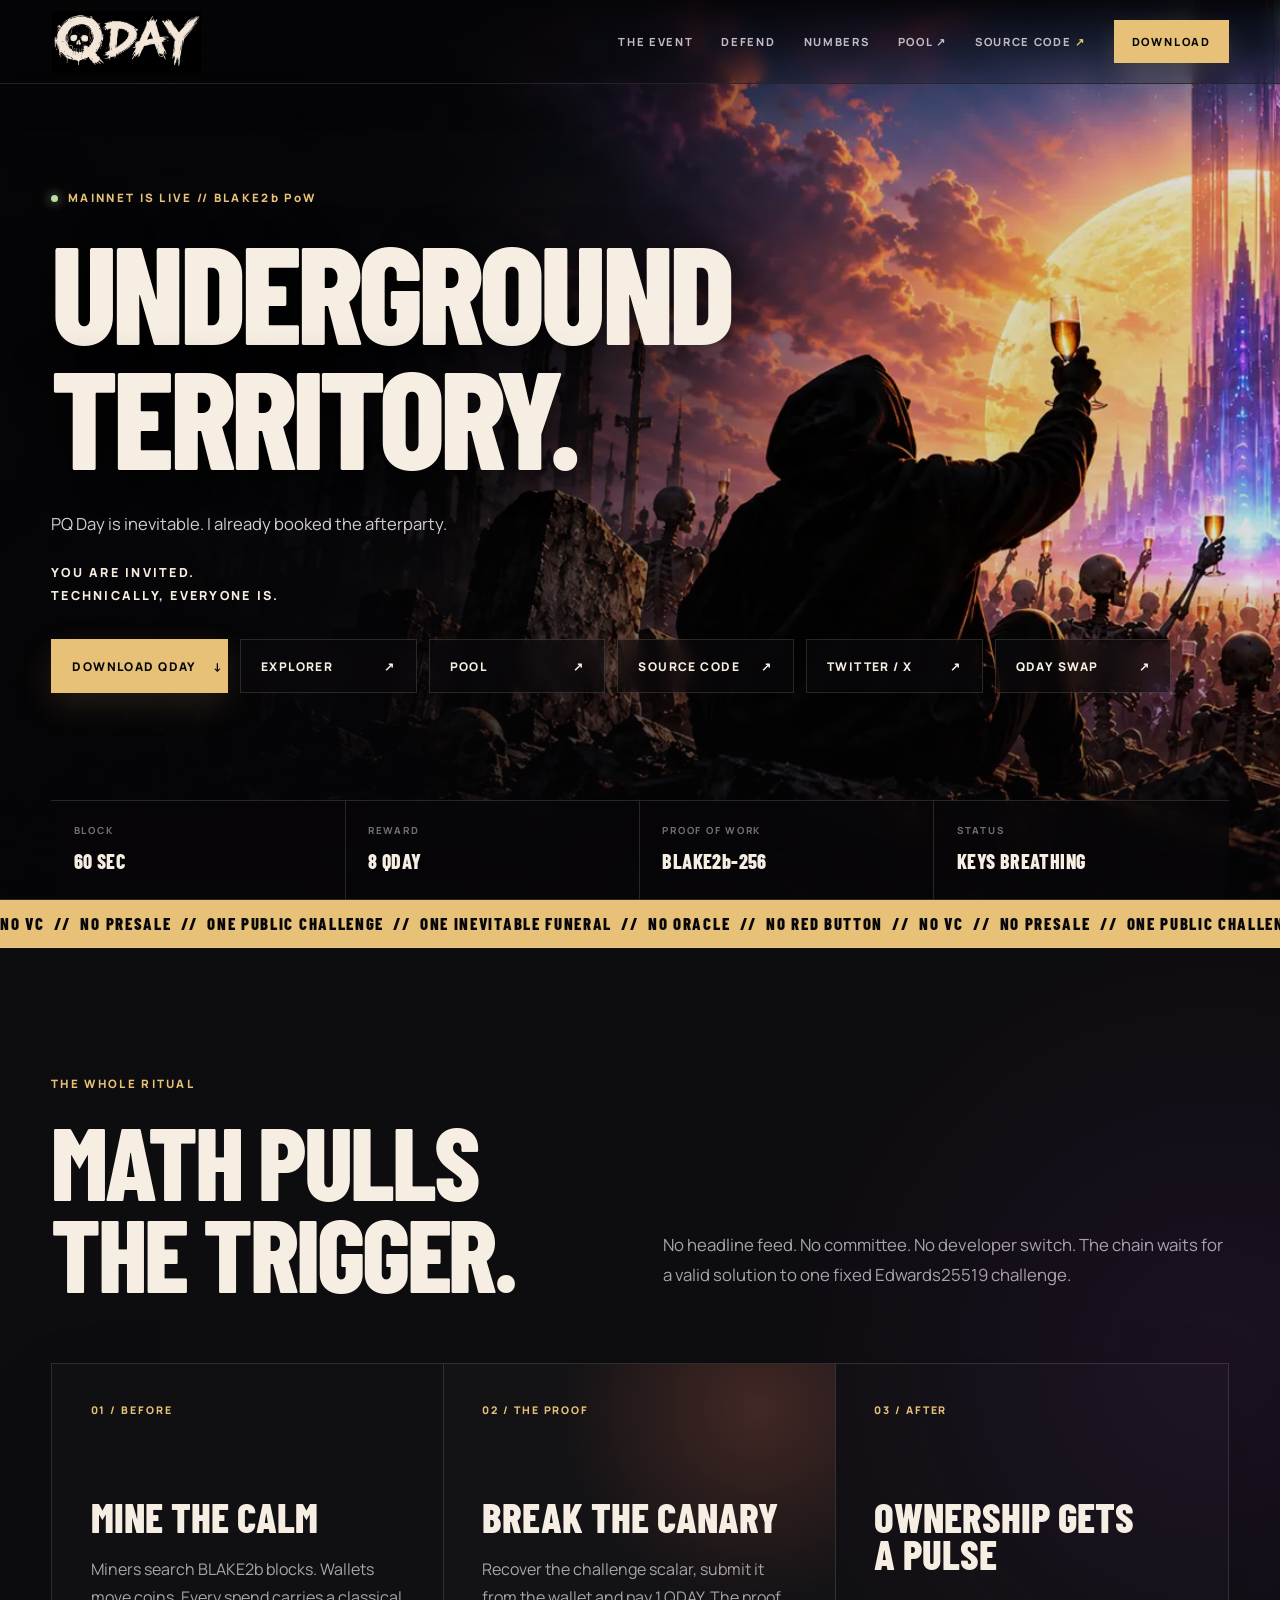
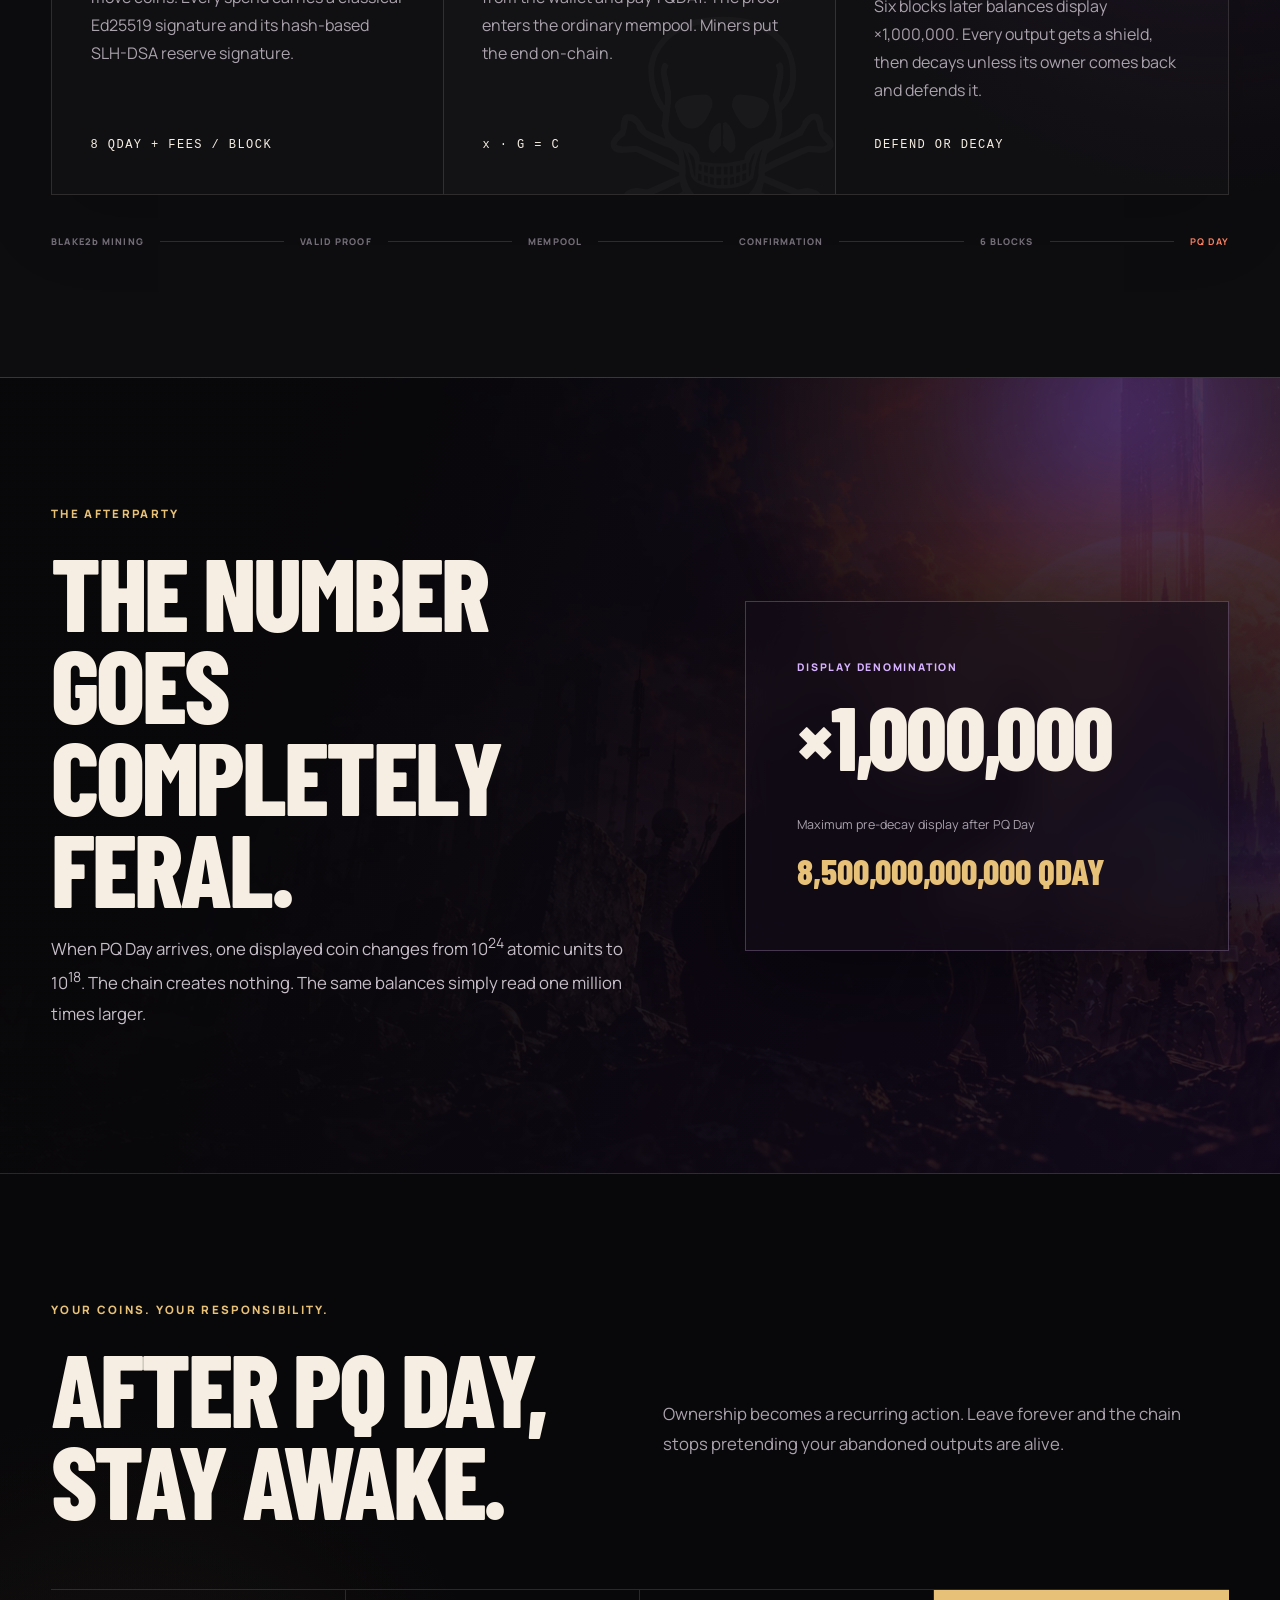
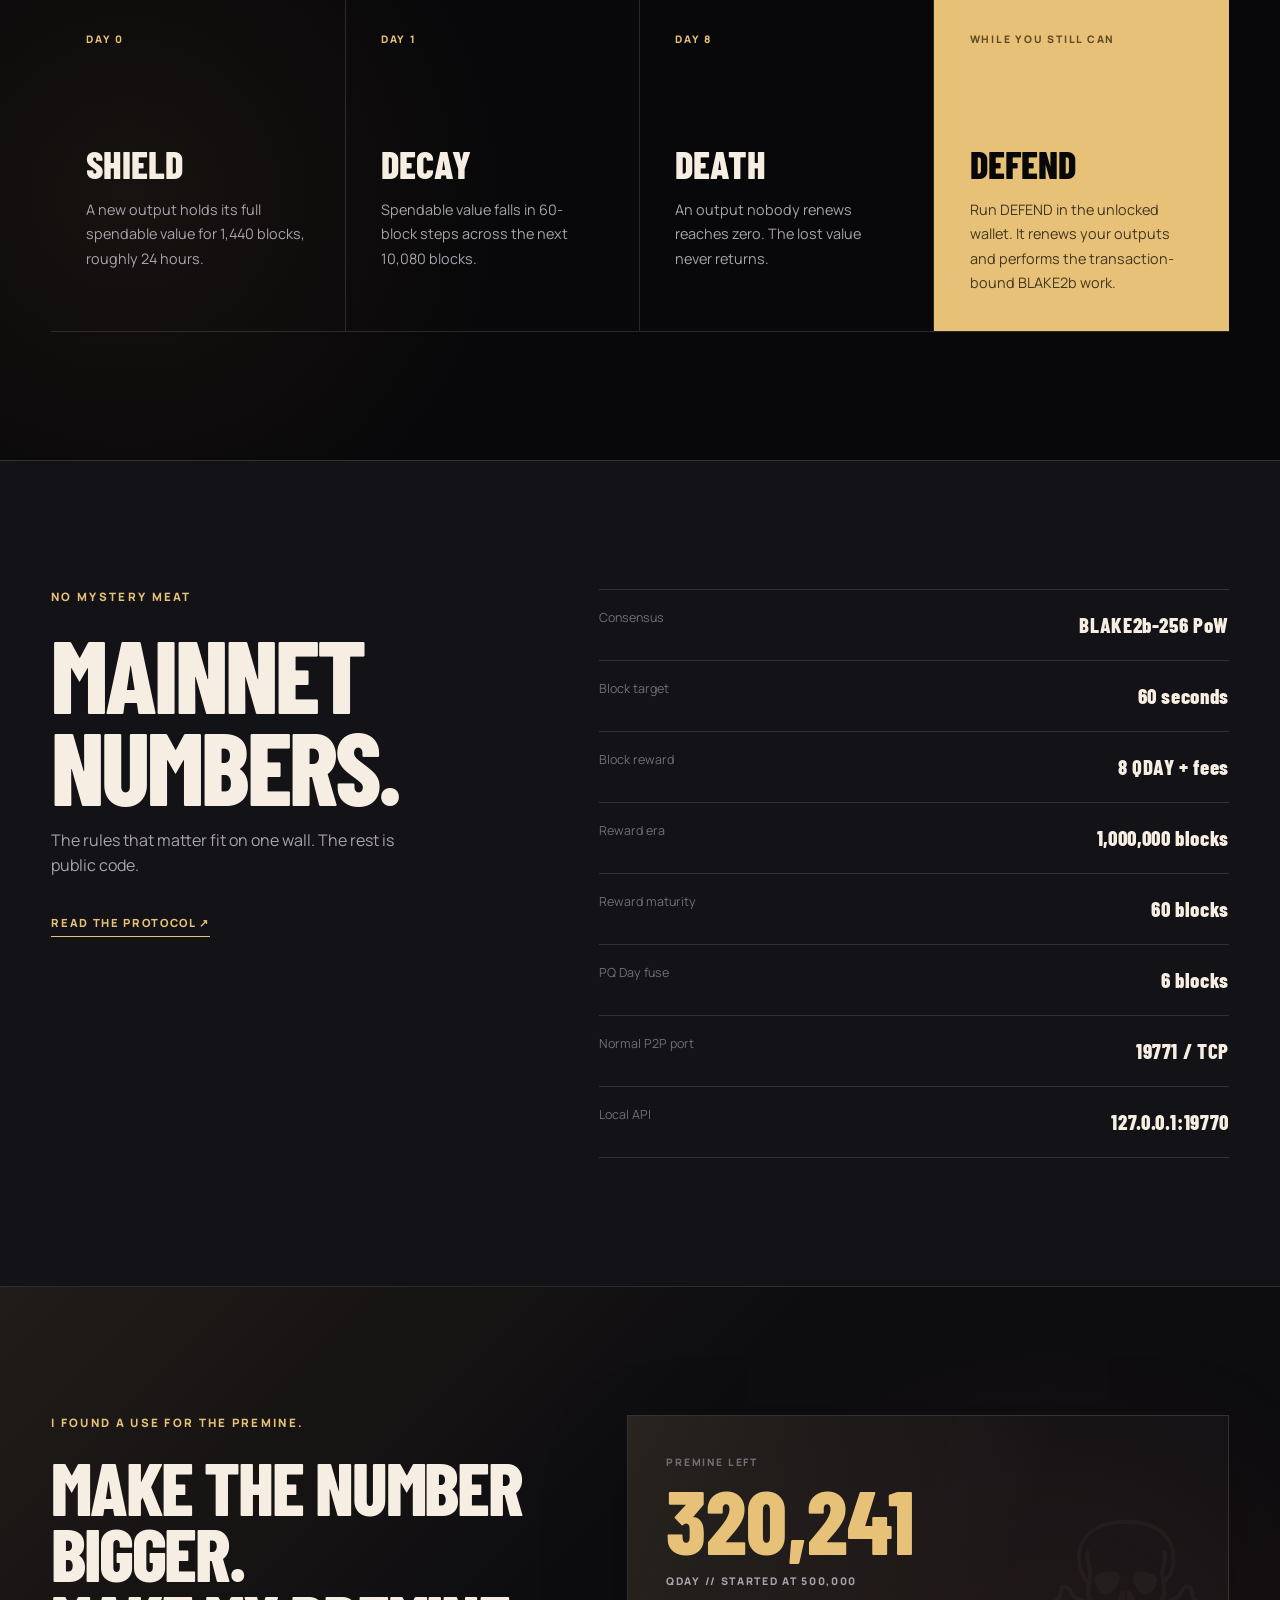
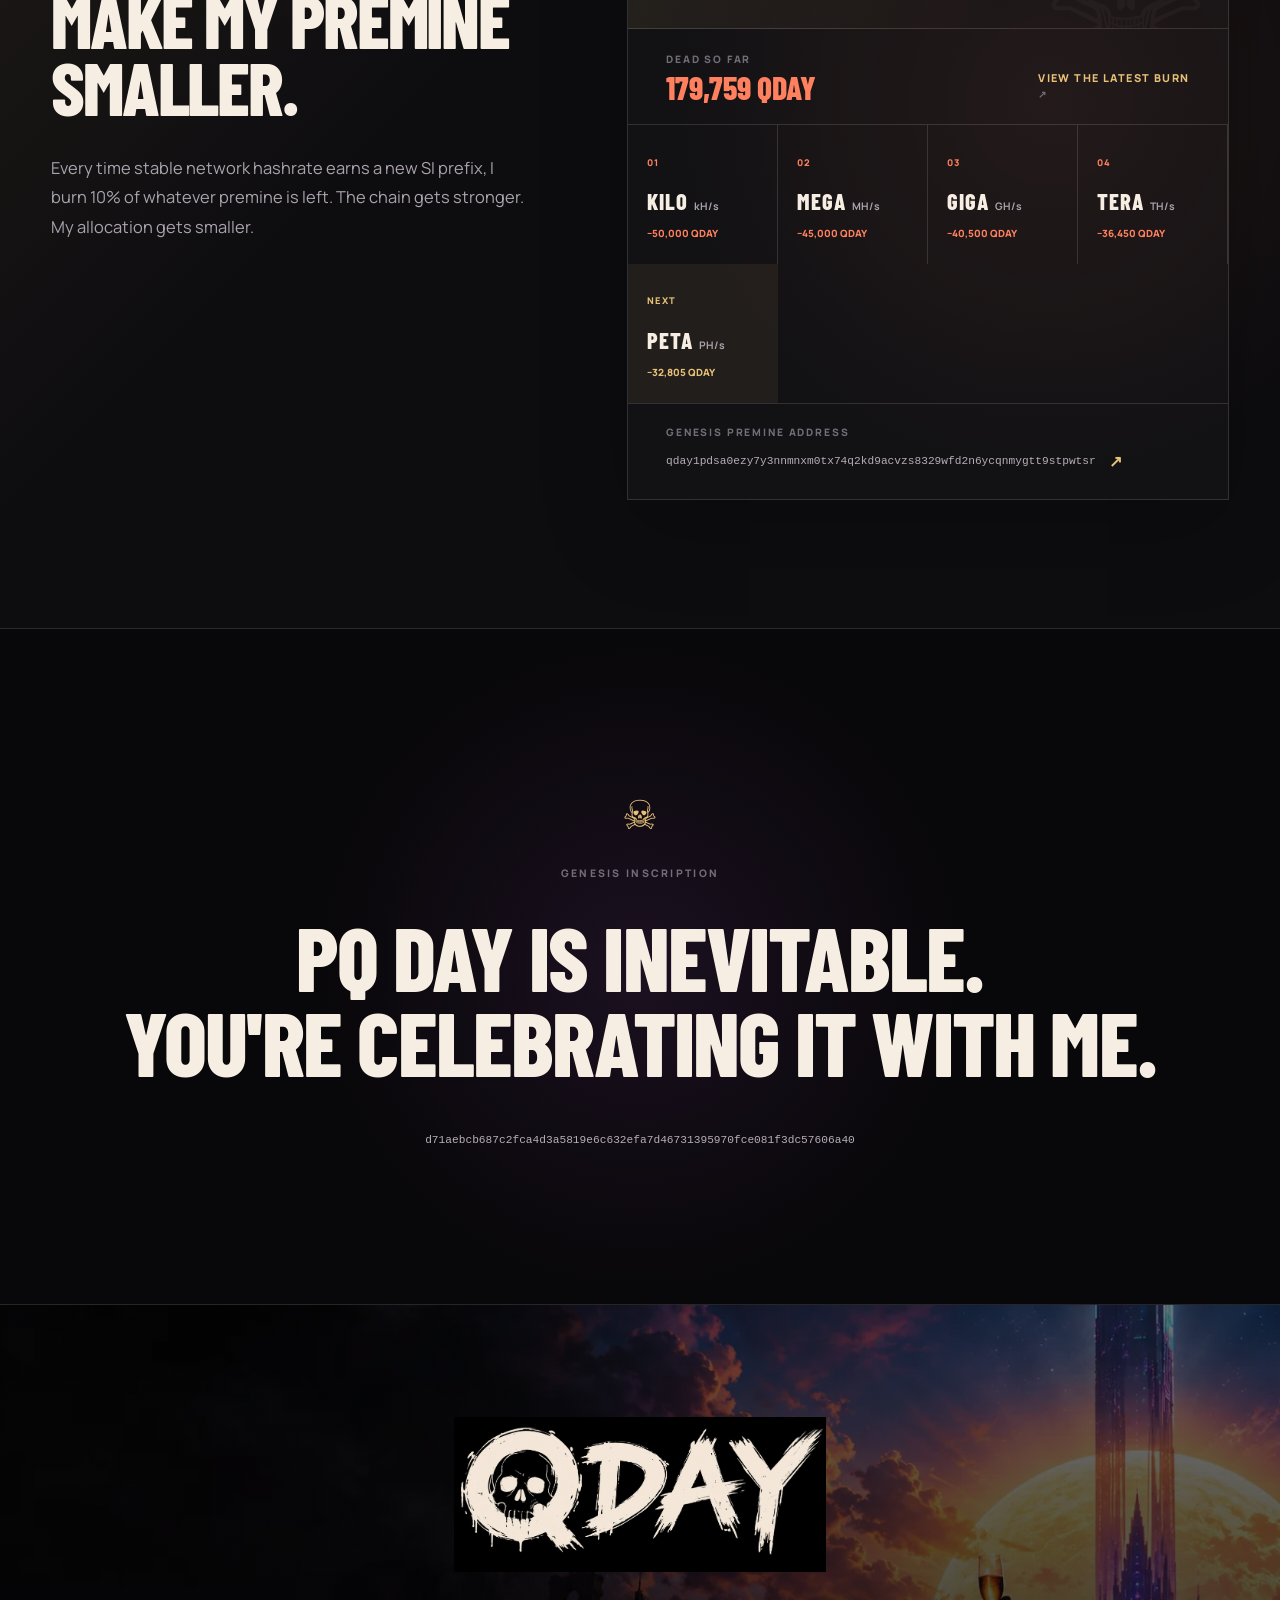
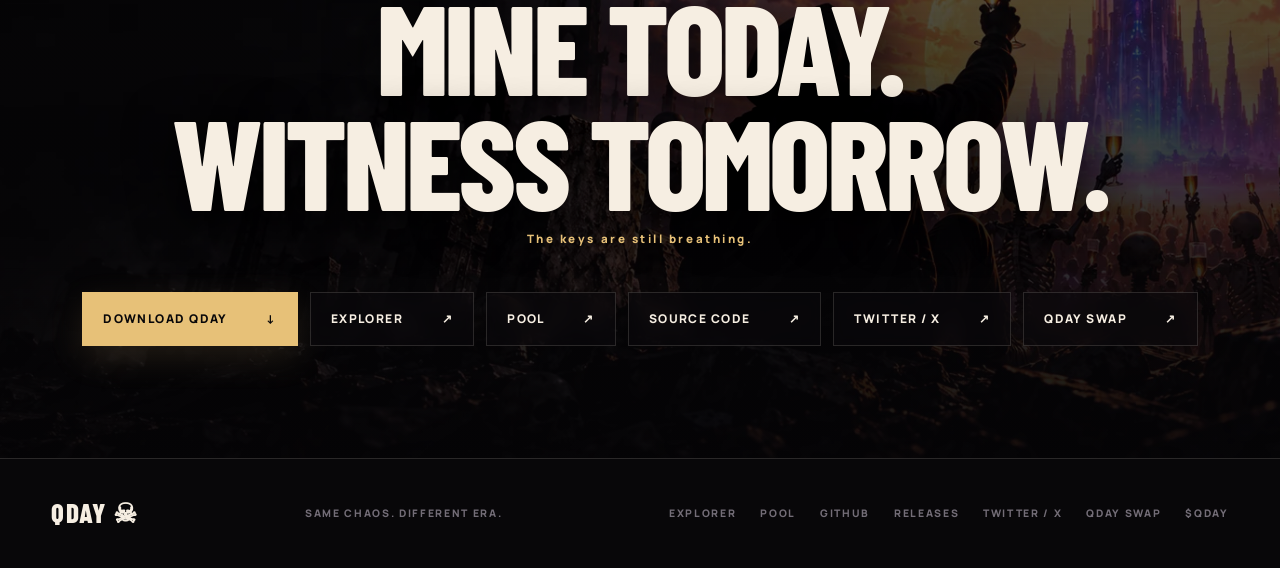
<file: site/index.html>
<!doctype html>
<html lang="en">
<head>
  <meta charset="utf-8">
  <meta name="viewport" content="width=device-width, initial-scale=1">
  <title>QDAY | Underground Territory</title>
  <meta name="description" content="QDAY is a standalone BLAKE2b proof-of-work chain. PQ Day is inevitable. The afterparty is already booked.">
  <meta name="theme-color" content="#0b0a0d">
  <meta property="og:type" content="website">
  <meta property="og:title" content="QDAY | Underground Territory">
  <meta property="og:description" content="PQ Day is inevitable. I already booked the afterparty. You are invited.">
  <meta property="og:url" content="https://pqday.com/">
  <meta property="og:image" content="https://pqday.com/assets/social.jpg">
  <meta name="twitter:card" content="summary_large_image">
  <meta name="twitter:title" content="QDAY | Underground Territory">
  <meta name="twitter:description" content="PQ Day is inevitable. I already booked the afterparty. You are invited.">
  <meta name="twitter:image" content="https://pqday.com/assets/social.jpg">
  <link rel="canonical" href="https://pqday.com/">
  <link rel="icon" href="favicon.svg" type="image/svg+xml">
  <link rel="preload" href="assets/hero.webp" as="image" type="image/webp">
  <link rel="stylesheet" href="styles.css?v=7">
  <script src="app.js?v=6" defer></script>
</head>
<body>
  <a class="skip-link" href="#main">Skip to the wreckage</a>

  <header class="site-header">
    <a class="brand" href="#top" aria-label="QDAY home">
      <img src="assets/logo.webp" alt="QDAY">
    </a>
    <nav aria-label="Primary navigation">
      <a href="#qday">THE EVENT</a>
      <a href="#defend">DEFEND</a>
      <a href="#numbers">NUMBERS</a>
      <a href="https://pool.pqday.com" target="_blank" rel="noopener noreferrer">POOL <span aria-hidden="true">↗</span></a>
      <a class="source-link" href="https://github.com/petoshi/qday" target="_blank" rel="noopener noreferrer">SOURCE CODE <span aria-hidden="true">↗</span></a>
      <button class="header-download" type="button" data-open-download>DOWNLOAD</button>
    </nav>
  </header>

  <main id="main">
    <section class="hero" id="top">
      <div class="hero-image" aria-hidden="true"></div>
      <div class="hero-noise" aria-hidden="true"></div>
      <div class="hero-content">
        <p class="eyebrow"><span class="live-dot"></span> MAINNET IS LIVE // BLAKE2b PoW</p>
        <h1>UNDERGROUND<br>TERRITORY.</h1>
        <p class="hero-copy">PQ Day is inevitable. I already booked the afterparty.</p>
        <p class="hero-line">YOU ARE INVITED.<br>TECHNICALLY, EVERYONE IS.</p>
        <div class="hero-actions hero-actions-main">
          <button class="button button-primary" type="button" data-open-download>
            DOWNLOAD QDAY <span aria-hidden="true">↓</span>
          </button>
          <a class="button button-ghost" href="https://explorer.pqday.com" target="_blank" rel="noopener noreferrer">
            EXPLORER <span aria-hidden="true">↗</span>
          </a>
          <a class="button button-ghost" href="https://pool.pqday.com" target="_blank" rel="noopener noreferrer">
            POOL <span aria-hidden="true">↗</span>
          </a>
          <a class="button button-ghost" href="https://github.com/petoshi/qday" target="_blank" rel="noopener noreferrer">
            SOURCE CODE <span aria-hidden="true">↗</span>
          </a>
          <a class="button button-ghost" href="https://x.com/_petoshi" target="_blank" rel="noopener noreferrer">
            TWITTER / X <span aria-hidden="true">↗</span>
          </a>
          <a class="button button-ghost" href="https://dex.pqday.com" target="_blank" rel="noopener noreferrer">
            QDAY SWAP <span aria-hidden="true">↗</span>
          </a>
        </div>
      </div>
      <div class="hero-facts" aria-label="QDAY mainnet highlights">
        <div><span>BLOCK</span><strong>60 SEC</strong></div>
        <div><span>REWARD</span><strong>8 QDAY</strong></div>
        <div><span>PROOF OF WORK</span><strong>BLAKE2b-256</strong></div>
        <div><span>STATUS</span><strong>KEYS BREATHING</strong></div>
      </div>
    </section>

    <div class="ticker" aria-hidden="true">
      <div>NO VC&nbsp; // &nbsp;NO PRESALE&nbsp; // &nbsp;ONE PUBLIC CHALLENGE&nbsp; // &nbsp;ONE INEVITABLE FUNERAL&nbsp; // &nbsp;NO ORACLE&nbsp; // &nbsp;NO RED BUTTON&nbsp; // &nbsp;</div>
      <div>NO VC&nbsp; // &nbsp;NO PRESALE&nbsp; // &nbsp;ONE PUBLIC CHALLENGE&nbsp; // &nbsp;ONE INEVITABLE FUNERAL&nbsp; // &nbsp;NO ORACLE&nbsp; // &nbsp;NO RED BUTTON&nbsp; // &nbsp;</div>
    </div>

    <section class="section ritual" id="qday">
      <div class="section-heading">
        <p class="eyebrow">THE WHOLE RITUAL</p>
        <h2>MATH PULLS<br>THE TRIGGER.</h2>
        <p>No headline feed. No committee. No developer switch. The chain waits for a valid solution to one fixed Edwards25519 challenge.</p>
      </div>

      <div class="ritual-grid">
        <article class="ritual-card">
          <span class="card-number">01 / BEFORE</span>
          <h3>MINE THE CALM</h3>
          <p>Miners search BLAKE2b blocks. Wallets move coins. Every spend carries a classical Ed25519 signature and its hash-based SLH-DSA reserve signature.</p>
          <code>8 QDAY + FEES / BLOCK</code>
        </article>
        <article class="ritual-card card-burn">
          <span class="card-number">02 / THE PROOF</span>
          <h3>BREAK THE CANARY</h3>
          <p>Recover the challenge scalar, submit it from the wallet and pay 1 QDAY. The proof enters the ordinary mempool. Miners put the end on-chain.</p>
          <code>x · G = C</code>
        </article>
        <article class="ritual-card">
          <span class="card-number">03 / AFTER</span>
          <h3>OWNERSHIP GETS A PULSE</h3>
          <p>Six blocks later balances display ×1,000,000. Every output gets a shield, then decays unless its owner comes back and defends it.</p>
          <code>DEFEND OR DECAY</code>
        </article>
      </div>

      <div class="chain-line" aria-label="PQ Day activation sequence">
        <span>BLAKE2b MINING</span><i></i><span>VALID PROOF</span><i></i><span>MEMPOOL</span><i></i><span>CONFIRMATION</span><i></i><span>6 BLOCKS</span><i></i><strong>PQ DAY</strong>
      </div>
    </section>

    <section class="afterparty">
      <div class="afterparty-glow" aria-hidden="true"></div>
      <div class="afterparty-copy">
        <p class="eyebrow">THE AFTERPARTY</p>
        <h2>THE NUMBER GOES<br>COMPLETELY FERAL.</h2>
        <p>When PQ Day arrives, one displayed coin changes from 10<sup>24</sup> atomic units to 10<sup>18</sup>. The chain creates nothing. The same balances simply read one million times larger.</p>
      </div>
      <div class="multiplier">
        <span>DISPLAY DENOMINATION</span>
        <strong>×1,000,000</strong>
        <p>Maximum pre-decay display after PQ Day</p>
        <b>8,500,000,000,000 QDAY</b>
      </div>
    </section>

    <section class="section defend" id="defend">
      <div class="section-heading compact">
        <p class="eyebrow">YOUR COINS. YOUR RESPONSIBILITY.</p>
        <h2>AFTER PQ DAY,<br>STAY AWAKE.</h2>
        <p>Ownership becomes a recurring action. Leave forever and the chain stops pretending your abandoned outputs are alive.</p>
      </div>
      <div class="defend-timeline">
        <article>
          <span class="timeline-mark">DAY 0</span>
          <h3>SHIELD</h3>
          <p>A new output holds its full spendable value for 1,440 blocks, roughly 24 hours.</p>
        </article>
        <article>
          <span class="timeline-mark">DAY 1</span>
          <h3>DECAY</h3>
          <p>Spendable value falls in 60-block steps across the next 10,080 blocks.</p>
        </article>
        <article>
          <span class="timeline-mark">DAY 8</span>
          <h3>DEATH</h3>
          <p>An output nobody renews reaches zero. The lost value never returns.</p>
        </article>
        <article class="defend-card">
          <span class="timeline-mark">WHILE YOU STILL CAN</span>
          <h3>DEFEND</h3>
          <p>Run DEFEND in the unlocked wallet. It renews your outputs and performs the transaction-bound BLAKE2b work.</p>
        </article>
      </div>
    </section>

    <section class="numbers" id="numbers">
      <div class="numbers-copy">
        <p class="eyebrow">NO MYSTERY MEAT</p>
        <h2>MAINNET<br>NUMBERS.</h2>
        <p>The rules that matter fit on one wall. The rest is public code.</p>
        <a class="text-link" href="https://github.com/petoshi/qday/tree/main/docs" target="_blank" rel="noopener noreferrer">READ THE PROTOCOL <span aria-hidden="true">↗</span></a>
      </div>
      <dl class="number-table">
        <div><dt>Consensus</dt><dd>BLAKE2b-256 PoW</dd></div>
        <div><dt>Block target</dt><dd>60 seconds</dd></div>
        <div><dt>Block reward</dt><dd>8 QDAY + fees</dd></div>
        <div><dt>Reward era</dt><dd>1,000,000 blocks</dd></div>
        <div><dt>Reward maturity</dt><dd>60 blocks</dd></div>
        <div><dt>PQ Day fuse</dt><dd>6 blocks</dd></div>
        <div><dt>Normal P2P port</dt><dd>19771 / TCP</dd></div>
        <div><dt>Local API</dt><dd>127.0.0.1:19770</dd></div>
      </dl>
    </section>

    <section class="premine" id="premine">
      <div class="premine-copy">
        <p class="eyebrow">I FOUND A USE FOR THE PREMINE.</p>
        <h2>MAKE THE NUMBER BIGGER.<br>MAKE MY PREMINE SMALLER.</h2>
        <p>Every time stable network hashrate earns a new SI prefix, I burn 10% of whatever premine is left. The chain gets stronger. My allocation gets smaller.</p>
      </div>
      <div class="premine-data">
        <div class="premine-balance">
          <span>PREMINE LEFT</span>
          <strong>320,241</strong>
          <b>QDAY // STARTED AT 500,000</b>
        </div>
        <div class="premine-burned">
          <div><span>DEAD SO FAR</span><strong>179,759 QDAY</strong></div>
          <a href="https://explorer.pqday.com/transaction/f7dea92c5a66c31ab85f87af7c21794eef06335c5906aa1f71174c370dd26731" target="_blank" rel="noopener noreferrer">VIEW THE LATEST BURN <span aria-hidden="true">↗</span></a>
        </div>
        <ol class="premine-milestones" aria-label="Premine burn milestones">
          <li class="complete"><span>01</span><div><b>KILO</b><strong>kH/s</strong></div><em>−50,000 QDAY</em></li>
          <li class="complete"><span>02</span><div><b>MEGA</b><strong>MH/s</strong></div><em>−45,000 QDAY</em></li>
          <li class="complete"><span>03</span><div><b>GIGA</b><strong>GH/s</strong></div><em>−40,500 QDAY</em></li>
          <li class="complete"><span>04</span><div><b>TERA</b><strong>TH/s</strong></div><em>−36,450 QDAY</em></li>
          <li class="next"><span>NEXT</span><div><b>PETA</b><strong>PH/s</strong></div><em>−32,805 QDAY</em></li>
        </ol>
        <div class="premine-address">
          <span>GENESIS PREMINE ADDRESS</span>
          <a href="https://explorer.pqday.com/address/qday1pdsa0ezy7y3nnmnxm0tx74q2kd9acvzs8329wfd2n6ycqnmygtt9stpwtsr" target="_blank" rel="noopener noreferrer"><code>qday1pdsa0ezy7y3nnmnxm0tx74q2kd9acvzs8329wfd2n6ycqnmygtt9stpwtsr</code><b aria-hidden="true">↗</b></a>
        </div>
      </div>
    </section>

    <section class="genesis">
      <span class="skull" aria-hidden="true">☠</span>
      <p>GENESIS INSCRIPTION</p>
      <blockquote>PQ DAY IS INEVITABLE.<br>YOU'RE CELEBRATING IT WITH ME.</blockquote>
      <code>d71aebcb687c2fca4d3a5819e6c632efa7d46731395970fce081f3dc57606a40</code>
    </section>

    <section class="last-call">
      <img src="assets/logo.webp" alt="" aria-hidden="true">
      <h2>MINE TODAY.<br>WITNESS TOMORROW.</h2>
      <p>The keys are still breathing.</p>
      <div class="hero-actions centered">
        <button class="button button-primary" type="button" data-open-download>DOWNLOAD QDAY <span aria-hidden="true">↓</span></button>
        <a class="button button-ghost" href="https://explorer.pqday.com" target="_blank" rel="noopener noreferrer">EXPLORER <span aria-hidden="true">↗</span></a>
        <a class="button button-ghost" href="https://pool.pqday.com" target="_blank" rel="noopener noreferrer">POOL <span aria-hidden="true">↗</span></a>
        <a class="button button-ghost" href="https://github.com/petoshi/qday" target="_blank" rel="noopener noreferrer">SOURCE CODE <span aria-hidden="true">↗</span></a>
        <a class="button button-ghost" href="https://x.com/_petoshi" target="_blank" rel="noopener noreferrer">TWITTER / X <span aria-hidden="true">↗</span></a>
        <a class="button button-ghost" href="https://dex.pqday.com" target="_blank" rel="noopener noreferrer">QDAY SWAP <span aria-hidden="true">↗</span></a>
      </div>
    </section>
  </main>

  <footer>
    <a class="footer-mark" href="#top">QDAY ☠</a>
    <p>SAME CHAOS. DIFFERENT ERA.</p>
    <div>
      <a href="https://explorer.pqday.com" target="_blank" rel="noopener noreferrer">EXPLORER</a>
      <a href="https://pool.pqday.com" target="_blank" rel="noopener noreferrer">POOL</a>
      <a href="https://github.com/petoshi/qday" target="_blank" rel="noopener noreferrer">GITHUB</a>
      <a href="https://github.com/petoshi/qday/releases/latest" target="_blank" rel="noopener noreferrer">RELEASES</a>
      <a href="https://x.com/_petoshi" target="_blank" rel="noopener noreferrer">TWITTER / X</a>
      <a href="https://dex.pqday.com" target="_blank" rel="noopener noreferrer">QDAY SWAP</a>
      <a href="https://x.com/search?q=%24QDAY&amp;src=cashtag_click" target="_blank" rel="noopener noreferrer">$QDAY</a>
    </div>
  </footer>

  <dialog class="download-dialog" id="downloadDialog" aria-labelledby="downloadTitle">
    <div class="dialog-shell">
      <button class="dialog-close" type="button" aria-label="Close downloads" data-close-download>×</button>
      <div class="dialog-heading">
        <div>
          <p class="eyebrow">GET IN BEFORE THE FUNERAL</p>
          <h2 id="downloadTitle">DOWNLOAD QDAY</h2>
        </div>
        <p class="release-state"><span class="live-dot"></span> <span id="releaseLabel">LATEST MAINNET RELEASE</span></p>
      </div>

      <div class="download-feature">
        <figure class="wallet-shot">
          <img src="assets/wallet.webp" alt="QDAY graphical wallet showing a zero QDAY balance and the built-in CPU miner">
          <figcaption>THE WALLET IS THE NODE. THE MINER IS NATIVE. THE BROWSER IS THE WINDOW.</figcaption>
        </figure>

        <section class="download-group" aria-labelledby="walletDownloads">
        <div class="download-group-heading">
          <div>
            <span>01</span>
            <h3 id="walletDownloads">GRAPHICAL WALLET</h3>
          </div>
          <p>Wallet + full node + CPU miner</p>
        </div>
        <div class="download-grid">
          <article class="download-card" data-platform="windows">
            <span class="os-mark">WIN</span>
            <div><strong>WINDOWS</strong><small>x86-64 · ZIP</small></div>
            <a class="download-arrow" data-asset-kind="Wallet" data-asset-target="windows-amd64" href="https://github.com/petoshi/qday/releases/latest/download/QDAY-Wallet-1.0.0-mainnet-windows-amd64.zip" aria-label="Download QDAY Wallet for Windows x86-64">↓</a>
            <a class="checksum-link" data-checksum-kind="Wallet" data-checksum-target="windows-amd64" href="https://github.com/petoshi/qday/releases/latest/download/QDAY-Wallet-1.0.0-mainnet-windows-amd64.zip.sha256">SHA-256</a>
          </article>
          <article class="download-card" data-platform="mac">
            <span class="os-mark">MAC</span>
            <div><strong>MACOS</strong><small>Apple Silicon · TAR.GZ</small></div>
            <a class="download-arrow" data-asset-kind="Wallet" data-asset-target="macos-arm64" href="https://github.com/petoshi/qday/releases/latest/download/QDAY-Wallet-1.0.0-mainnet-macos-arm64.tar.gz" aria-label="Download QDAY Wallet for macOS Apple Silicon">↓</a>
            <a class="checksum-link" data-checksum-kind="Wallet" data-checksum-target="macos-arm64" href="https://github.com/petoshi/qday/releases/latest/download/QDAY-Wallet-1.0.0-mainnet-macos-arm64.tar.gz.sha256">SHA-256</a>
          </article>
          <article class="download-card" data-platform="mac">
            <span class="os-mark">MAC</span>
            <div><strong>MACOS</strong><small>Intel · TAR.GZ</small></div>
            <a class="download-arrow" data-asset-kind="Wallet" data-asset-target="macos-amd64" href="https://github.com/petoshi/qday/releases/latest/download/QDAY-Wallet-1.0.0-mainnet-macos-amd64.tar.gz" aria-label="Download QDAY Wallet for macOS Intel">↓</a>
            <a class="checksum-link" data-checksum-kind="Wallet" data-checksum-target="macos-amd64" href="https://github.com/petoshi/qday/releases/latest/download/QDAY-Wallet-1.0.0-mainnet-macos-amd64.tar.gz.sha256">SHA-256</a>
          </article>
          <article class="download-card" data-platform="linux">
            <span class="os-mark">LNX</span>
            <div><strong>LINUX</strong><small>x86-64 · TAR.GZ</small></div>
            <a class="download-arrow" data-asset-kind="Wallet" data-asset-target="linux-amd64" href="https://github.com/petoshi/qday/releases/latest/download/QDAY-Wallet-1.0.0-mainnet-linux-amd64.tar.gz" aria-label="Download QDAY Wallet for Linux x86-64">↓</a>
            <a class="checksum-link" data-checksum-kind="Wallet" data-checksum-target="linux-amd64" href="https://github.com/petoshi/qday/releases/latest/download/QDAY-Wallet-1.0.0-mainnet-linux-amd64.tar.gz.sha256">SHA-256</a>
          </article>
          <article class="download-card" data-platform="linux">
            <span class="os-mark">LNX</span>
            <div><strong>LINUX</strong><small>ARM64 · TAR.GZ</small></div>
            <a class="download-arrow" data-asset-kind="Wallet" data-asset-target="linux-arm64" href="https://github.com/petoshi/qday/releases/latest/download/QDAY-Wallet-1.0.0-mainnet-linux-arm64.tar.gz" aria-label="Download QDAY Wallet for Linux ARM64">↓</a>
            <a class="checksum-link" data-checksum-kind="Wallet" data-checksum-target="linux-arm64" href="https://github.com/petoshi/qday/releases/latest/download/QDAY-Wallet-1.0.0-mainnet-linux-arm64.tar.gz.sha256">SHA-256</a>
          </article>
          </div>
        </section>
      </div>

      <details class="node-downloads">
        <summary>
          <span><b>02</b> STANDALONE NODE DAEMONS</span>
          <small>FOR SEEDS, POOLS, EXPLORERS AND PEOPLE WHO LIKE TERMINALS</small>
        </summary>
        <div class="daemon-grid">
          <a data-asset-kind="Node" data-asset-target="windows-amd64" href="https://github.com/petoshi/qday/releases/latest/download/QDAY-Node-1.0.0-mainnet-windows-amd64.zip"><strong>WINDOWS</strong><span>x86-64 ↓</span></a>
          <a data-asset-kind="Node" data-asset-target="macos-arm64" href="https://github.com/petoshi/qday/releases/latest/download/QDAY-Node-1.0.0-mainnet-macos-arm64.tar.gz"><strong>MACOS</strong><span>Apple Silicon ↓</span></a>
          <a data-asset-kind="Node" data-asset-target="macos-amd64" href="https://github.com/petoshi/qday/releases/latest/download/QDAY-Node-1.0.0-mainnet-macos-amd64.tar.gz"><strong>MACOS</strong><span>Intel ↓</span></a>
          <a data-asset-kind="Node" data-asset-target="linux-amd64" href="https://github.com/petoshi/qday/releases/latest/download/QDAY-Node-1.0.0-mainnet-linux-amd64.tar.gz"><strong>LINUX</strong><span>x86-64 ↓</span></a>
          <a data-asset-kind="Node" data-asset-target="linux-arm64" href="https://github.com/petoshi/qday/releases/latest/download/QDAY-Node-1.0.0-mainnet-linux-arm64.tar.gz"><strong>LINUX</strong><span>ARM64 ↓</span></a>
        </div>
      </details>

      <div class="download-foot">
        <p>Windows and macOS builds are currently unsigned. Download only from this repository and verify the matching SHA-256 file.</p>
        <a href="https://github.com/petoshi/qday/releases/latest" target="_blank" rel="noopener noreferrer">RELEASE NOTES + ALL FILES <span aria-hidden="true">↗</span></a>
      </div>
    </div>
  </dialog>
</body>
</html>
</file>
<file: site/styles.css>
@font-face {
  font-family: "Qday Display";
  src: url("assets/fonts/BarlowCondensed-ExtraBold.ttf") format("truetype");
  font-display: swap;
  font-weight: 800;
}

@font-face {
  font-family: "Qday Sans";
  src: url("assets/fonts/Manrope.ttf") format("truetype");
  font-display: swap;
  font-weight: 200 800;
}

:root {
  color-scheme: dark;
  --black: #080709;
  --ink: #0d0c0f;
  --panel: #131216;
  --panel-2: #1a171d;
  --bone: #f6eee2;
  --muted: #aaa2ad;
  --dim: #736d77;
  --line: rgba(246, 238, 226, 0.14);
  --gold: #e7c178;
  --orange: #ff805f;
  --violet: #b58aff;
  --green: #b7dfa5;
  --display: "Qday Display", Impact, sans-serif;
  --sans: "Qday Sans", Arial, sans-serif;
}

* {
  box-sizing: border-box;
}

html {
  scroll-behavior: smooth;
  scrollbar-color: var(--dim) var(--black);
}

body {
  margin: 0;
  min-width: 320px;
  background: var(--black);
  color: var(--bone);
  font-family: var(--sans);
  font-size: 16px;
  line-height: 1.6;
  overflow-x: hidden;
}

body.modal-open {
  overflow: hidden;
}

button,
a {
  font: inherit;
}

a {
  color: inherit;
  text-decoration: none;
}

button {
  color: inherit;
}

button,
a,
summary {
  -webkit-tap-highlight-color: transparent;
}

:focus-visible {
  outline: 2px solid var(--gold);
  outline-offset: 4px;
}

::selection {
  background: var(--gold);
  color: var(--black);
}

.skip-link {
  position: fixed;
  z-index: 1000;
  left: 1rem;
  top: 1rem;
  padding: 0.7rem 1rem;
  background: var(--bone);
  color: var(--black);
  transform: translateY(-180%);
}

.skip-link:focus {
  transform: none;
}

.site-header {
  position: absolute;
  z-index: 20;
  top: 0;
  left: 0;
  right: 0;
  height: 84px;
  display: flex;
  align-items: center;
  justify-content: space-between;
  gap: 2rem;
  padding: 0 4vw;
  border-bottom: 1px solid rgba(255, 255, 255, 0.12);
  background: linear-gradient(180deg, rgba(5, 4, 6, 0.94), rgba(5, 4, 6, 0.35));
  box-shadow: 0 14px 36px rgba(0, 0, 0, 0.14);
  backdrop-filter: blur(8px);
}

.brand {
  display: block;
  width: 150px;
  height: 62px;
  flex: 0 0 auto;
}

.brand img {
  width: 100%;
  height: 100%;
  object-fit: contain;
}

.site-header nav {
  display: flex;
  align-items: center;
  gap: clamp(1rem, 2.2vw, 2.5rem);
}

.site-header nav > a {
  color: #c2bbc4;
  font-size: 0.7rem;
  font-weight: 750;
  letter-spacing: 0.15em;
  transition: color 180ms ease;
}

.site-header nav > a:hover {
  color: var(--bone);
}

.source-link span {
  color: var(--gold);
}

.header-download {
  border: 1px solid var(--gold);
  padding: 0.75rem 1.05rem;
  background: var(--gold);
  color: var(--black);
  cursor: pointer;
  font-size: 0.7rem;
  font-weight: 800;
  letter-spacing: 0.16em;
  transition: background 180ms ease, color 180ms ease;
  box-shadow: 0 8px 24px rgba(231, 193, 120, 0.12);
}

.header-download:hover {
  background: transparent;
  color: var(--gold);
}

.hero {
  position: relative;
  min-height: min(940px, 100svh);
  padding: 124px 4vw 140px;
  display: flex;
  align-items: center;
  overflow: hidden;
  border-bottom: 1px solid var(--line);
}

.hero-image {
  position: absolute;
  inset: 0;
  background-image:
    linear-gradient(90deg, rgba(5, 4, 6, 0.99) 0%, rgba(5, 4, 6, 0.9) 25%, rgba(5, 4, 6, 0.16) 67%, rgba(5, 4, 6, 0.12) 100%),
    linear-gradient(0deg, rgba(5, 4, 6, 0.82), transparent 35%),
    url("assets/hero.webp");
  background-size: cover;
  background-position: center;
  transform: scale(1.015);
}

.hero-noise {
  position: absolute;
  inset: 0;
  pointer-events: none;
  opacity: 0.28;
  background-image:
    repeating-linear-gradient(0deg, transparent 0, transparent 3px, rgba(255,255,255,0.015) 4px),
    radial-gradient(circle at 72% 45%, transparent 0, rgba(0,0,0,0.2) 75%);
  mix-blend-mode: overlay;
}

.hero-content {
  position: relative;
  z-index: 2;
  width: min(700px, 52vw);
}

.eyebrow {
  margin: 0 0 1.4rem;
  color: var(--gold);
  font-size: 0.72rem;
  font-weight: 800;
  letter-spacing: 0.2em;
  line-height: 1.4;
}

.live-dot {
  display: inline-block;
  width: 7px;
  height: 7px;
  margin-right: 0.35rem;
  border-radius: 50%;
  background: var(--green);
  box-shadow: 0 0 12px rgba(183, 223, 165, 0.85);
  animation: breathe 2s ease-in-out infinite;
}

@keyframes breathe {
  50% { opacity: 0.4; box-shadow: 0 0 2px rgba(183, 223, 165, 0.2); }
}

h1,
h2,
h3,
p {
  text-wrap: pretty;
}

h1,
h2,
h3 {
  font-family: var(--display);
  font-weight: 800;
  line-height: 0.9;
}

.hero h1 {
  max-width: 760px;
  margin: 0;
  font-size: clamp(5.2rem, 10.8vw, 10.2rem);
  letter-spacing: -0.035em;
  text-shadow: 0 4px 40px rgba(0,0,0,0.7);
}

.hero-copy {
  max-width: 600px;
  margin: 2rem 0 0;
  color: #d2cbd3;
  font-size: clamp(1rem, 1.3vw, 1.2rem);
  line-height: 1.75;
}

.hero-line {
  margin: 1.5rem 0 0;
  color: var(--bone);
  font-size: 0.78rem;
  font-weight: 800;
  letter-spacing: 0.18em;
  line-height: 1.8;
}

.hero-actions {
  display: flex;
  flex-wrap: wrap;
  gap: 0.75rem;
  margin-top: 2rem;
}

@media (min-width: 1101px) {
  .hero-actions-main {
    width: min(1120px, calc(100vw - 8vw));
    display: grid;
    grid-template-columns: repeat(6, minmax(0, 1fr));
  }

  .hero-actions-main .button {
    width: 100%;
    gap: 1rem;
    white-space: nowrap;
  }
}

@media (min-width: 861px) and (max-width: 1100px) {
  .hero-actions-main {
    width: min(760px, 100%);
    display: grid;
    grid-template-columns: repeat(3, minmax(0, 1fr));
  }

  .hero-actions-main .button {
    width: 100%;
    gap: 1rem;
    white-space: nowrap;
  }
}

@media (min-width: 761px) and (max-width: 860px) {
  .hero-actions-main {
    width: min(600px, 100%);
    display: grid;
    grid-template-columns: repeat(2, minmax(0, 1fr));
  }

  .hero-actions-main .button {
    width: 100%;
    gap: 1rem;
    white-space: nowrap;
  }
}

.button {
  min-height: 54px;
  display: inline-flex;
  align-items: center;
  justify-content: space-between;
  gap: 2.4rem;
  border: 1px solid var(--line);
  padding: 0.9rem 1.25rem;
  cursor: pointer;
  font-size: 0.75rem;
  font-weight: 800;
  letter-spacing: 0.12em;
  transition: transform 180ms ease, border-color 180ms ease, background 180ms ease;
}

.button:hover {
  transform: translateY(-2px);
}

.button-primary {
  border-color: var(--gold);
  background: var(--gold);
  color: var(--black);
  box-shadow: 0 12px 34px rgba(231, 193, 120, 0.13);
}

.button-primary:hover {
  background: #f5d89e;
}

.button-ghost {
  background: rgba(12, 10, 14, 0.55);
  backdrop-filter: blur(8px);
}

.button-ghost:hover {
  border-color: rgba(246, 238, 226, 0.48);
  background: rgba(246, 238, 226, 0.06);
}

.button:active,
.header-download:active,
.dialog-close:active,
.download-arrow:active {
  transform: translateY(1px) scale(0.99);
}

.hero-facts {
  position: absolute;
  z-index: 2;
  left: 4vw;
  right: 4vw;
  bottom: 0;
  display: grid;
  grid-template-columns: repeat(4, 1fr);
  border-top: 1px solid var(--line);
  background: rgba(7, 6, 8, 0.78);
  backdrop-filter: blur(12px);
}

.hero-facts > div {
  min-height: 98px;
  padding: 1.35rem 1.4rem;
  border-right: 1px solid var(--line);
}

.hero-facts > div:last-child {
  border-right: 0;
}

.hero-facts span,
.hero-facts strong {
  display: block;
}

.hero-facts span {
  margin-bottom: 0.4rem;
  color: var(--dim);
  font-size: 0.61rem;
  font-weight: 750;
  letter-spacing: 0.18em;
}

.hero-facts strong {
  font-family: var(--display);
  font-size: 1.25rem;
  letter-spacing: 0.02em;
}

.ticker {
  display: flex;
  width: 100%;
  overflow: hidden;
  border-bottom: 1px solid var(--line);
  background: var(--gold);
  color: var(--black);
  font-family: var(--display);
  font-size: 1.05rem;
  letter-spacing: 0.1em;
  white-space: nowrap;
}

.ticker div {
  padding: 0.62rem 0;
  animation: ticker 28s linear infinite;
}

@keyframes ticker {
  to { transform: translateX(-100%); }
}

.section {
  padding: clamp(5rem, 10vw, 9rem) 4vw;
}

.section-heading {
  display: grid;
  grid-template-columns: minmax(270px, 0.9fr) 1fr;
  column-gap: 8vw;
  align-items: end;
  margin-bottom: 4rem;
}

.section-heading .eyebrow {
  grid-column: 1 / -1;
}

.section-heading h2,
.afterparty h2,
.numbers h2,
.premine h2,
.last-call h2 {
  margin: 0;
  font-size: clamp(4rem, 8vw, 8.4rem);
  letter-spacing: -0.03em;
}

.section-heading > p:last-child {
  max-width: 600px;
  margin: 0 0 0.5rem;
  color: var(--muted);
  font-size: 1.05rem;
  line-height: 1.8;
}

.ritual {
  background:
    radial-gradient(circle at 95% 40%, rgba(122, 54, 155, 0.13), transparent 32%),
    var(--ink);
}

.ritual-grid {
  display: grid;
  grid-template-columns: repeat(3, 1fr);
  border: 1px solid var(--line);
  box-shadow: 0 28px 70px rgba(0, 0, 0, 0.14);
}

.ritual-card {
  min-height: 430px;
  display: flex;
  flex-direction: column;
  padding: clamp(1.7rem, 3vw, 3rem);
  border-right: 1px solid var(--line);
  background: rgba(255, 255, 255, 0.012);
}

.ritual-card:last-child {
  border-right: 0;
}

.ritual-card.card-burn {
  position: relative;
  overflow: hidden;
  background:
    radial-gradient(circle at 80% 10%, rgba(255, 128, 95, 0.2), transparent 40%),
    rgba(255, 255, 255, 0.025);
}

.ritual-card.card-burn::after {
  content: "☠";
  position: absolute;
  right: -1rem;
  bottom: -5rem;
  color: rgba(255,255,255,0.025);
  font-family: serif;
  font-size: 18rem;
  line-height: 1;
}

.card-number {
  color: var(--gold);
  font-size: 0.66rem;
  font-weight: 800;
  letter-spacing: 0.18em;
}

.ritual-card h3 {
  position: relative;
  z-index: 1;
  margin: 5rem 0 1.2rem;
  font-size: clamp(2.3rem, 3.2vw, 3.6rem);
}

.ritual-card p {
  position: relative;
  z-index: 1;
  margin: 0;
  color: var(--muted);
  line-height: 1.75;
}

.ritual-card code {
  position: relative;
  z-index: 1;
  margin-top: auto;
  padding-top: 2rem;
  color: var(--bone);
  font-size: 0.75rem;
  letter-spacing: 0.12em;
}

.chain-line {
  display: flex;
  align-items: center;
  justify-content: space-between;
  gap: 1rem;
  margin-top: 2.5rem;
  color: var(--dim);
  font-size: 0.58rem;
  font-weight: 800;
  letter-spacing: 0.12em;
  white-space: nowrap;
}

.chain-line i {
  flex: 1;
  height: 1px;
  background: var(--line);
}

.chain-line strong {
  color: var(--orange);
}

.afterparty {
  position: relative;
  min-height: 760px;
  display: grid;
  grid-template-columns: 1.1fr 0.9fr;
  align-items: center;
  gap: 8vw;
  padding: clamp(5rem, 10vw, 10rem) 4vw;
  overflow: hidden;
  border-top: 1px solid rgba(255,128,95,0.3);
  border-bottom: 1px solid var(--line);
  background:
    linear-gradient(110deg, rgba(8,7,9,0.98) 20%, rgba(19,10,29,0.87)),
    url("assets/hero.webp") center / cover;
}

.afterparty-glow {
  position: absolute;
  width: 65vw;
  height: 65vw;
  right: -20vw;
  top: -30vw;
  border-radius: 50%;
  background: radial-gradient(circle, rgba(194, 107, 255, 0.3), rgba(255, 112, 81, 0.12) 35%, transparent 68%);
  filter: blur(20px);
}

.afterparty-copy,
.multiplier {
  position: relative;
  z-index: 1;
}

.afterparty-copy > p:last-child {
  max-width: 670px;
  color: #c6bec8;
  font-size: 1.05rem;
  line-height: 1.85;
}

.multiplier {
  padding: clamp(2rem, 4vw, 4rem);
  border: 1px solid rgba(229, 186, 255, 0.25);
  background: rgba(19, 14, 24, 0.64);
  box-shadow: 0 30px 90px rgba(0,0,0,0.4);
  backdrop-filter: blur(18px);
}

.multiplier > span {
  color: #d7b2ff;
  font-size: 0.66rem;
  font-weight: 800;
  letter-spacing: 0.17em;
}

.multiplier > strong {
  display: block;
  margin: 1rem 0 2.5rem;
  color: var(--bone);
  font-family: var(--display);
  font-size: clamp(4rem, 7vw, 7.8rem);
  line-height: 0.9;
  letter-spacing: -0.03em;
}

.multiplier p {
  margin: 0;
  color: var(--muted);
  font-size: 0.78rem;
}

.multiplier b {
  display: block;
  margin-top: 0.4rem;
  color: var(--gold);
  font-family: var(--display);
  font-size: clamp(1.8rem, 2.8vw, 3.2rem);
}

.defend {
  background:
    linear-gradient(0deg, rgba(8,7,9,0.2), rgba(8,7,9,0.2)),
    radial-gradient(circle at 10% 70%, rgba(231, 193, 120, 0.08), transparent 30%);
}

.section-heading.compact {
  align-items: center;
}

.defend-timeline {
  display: grid;
  grid-template-columns: repeat(4, 1fr);
  border-top: 1px solid var(--line);
  border-bottom: 1px solid var(--line);
}

.defend-timeline article {
  min-height: 340px;
  padding: 2.2rem;
  border-right: 1px solid var(--line);
}

.defend-timeline article:last-child {
  border-right: 0;
}

.defend-timeline .defend-card {
  background: var(--gold);
  color: var(--black);
}

.timeline-mark {
  color: var(--gold);
  font-size: 0.65rem;
  font-weight: 800;
  letter-spacing: 0.17em;
}

.defend-card .timeline-mark {
  color: #5f4b26;
}

.defend-timeline h3 {
  margin: 6rem 0 1rem;
  font-size: clamp(2.3rem, 3vw, 3.4rem);
}

.defend-timeline p {
  margin: 0;
  color: var(--muted);
  font-size: 0.9rem;
  line-height: 1.7;
}

.defend-card p {
  color: #42371f;
}

.numbers {
  display: grid;
  grid-template-columns: 0.8fr 1.2fr;
  gap: 10vw;
  padding: clamp(5rem, 10vw, 9rem) 4vw;
  border-top: 1px solid var(--line);
  background: var(--panel);
}

.numbers-copy > p:not(.eyebrow) {
  max-width: 380px;
  color: var(--muted);
}

.text-link {
  display: inline-block;
  margin-top: 1.2rem;
  padding-bottom: 0.25rem;
  border-bottom: 1px solid var(--gold);
  color: var(--gold);
  font-size: 0.7rem;
  font-weight: 800;
  letter-spacing: 0.15em;
}

.number-table {
  margin: 0;
  border-top: 1px solid var(--line);
}

.number-table > div {
  display: grid;
  grid-template-columns: 1fr 1fr;
  gap: 2rem;
  padding: 1.15rem 0;
  border-bottom: 1px solid var(--line);
}

.number-table dt {
  color: var(--dim);
  font-size: 0.78rem;
}

.number-table dd {
  margin: 0;
  font-family: var(--display);
  font-size: 1.3rem;
  text-align: right;
  letter-spacing: 0.03em;
}

.premine {
  display: grid;
  grid-template-columns: minmax(0, 0.88fr) minmax(580px, 1.12fr);
  gap: 8vw;
  padding: clamp(5rem, 10vw, 9rem) 4vw;
  border-top: 1px solid var(--line);
  background:
    linear-gradient(135deg, rgba(231,193,120,0.09), transparent 38%),
    radial-gradient(circle at 82% 44%, rgba(255,128,95,0.08), transparent 32%),
    var(--ink);
}

.premine h2 {
  font-size: clamp(4rem, 5.8vw, 6.8rem);
}

.premine-copy > p:last-child {
  max-width: 600px;
  margin: 2rem 0 0;
  color: var(--muted);
  font-size: 1.03rem;
  line-height: 1.8;
}

.premine-data {
  align-self: end;
  min-width: 0;
  border: 1px solid var(--line);
  background: rgba(255,255,255,0.018);
  box-shadow: 0 28px 80px rgba(0,0,0,0.22);
}

.premine-balance {
  position: relative;
  overflow: hidden;
  padding: clamp(1.7rem, 3vw, 3rem);
  border-bottom: 1px solid var(--line);
  background: linear-gradient(110deg, rgba(231,193,120,0.1), transparent 65%);
}

.premine-balance::after {
  content: "☠";
  position: absolute;
  right: 1rem;
  bottom: -4rem;
  color: rgba(246,238,226,0.035);
  font-family: serif;
  font-size: 12rem;
  line-height: 1;
}

.premine-balance > span,
.premine-burned span,
.premine-address > span {
  display: block;
  color: var(--dim);
  font-size: 0.64rem;
  font-weight: 800;
  letter-spacing: 0.18em;
}

.premine-balance strong {
  position: relative;
  z-index: 1;
  display: block;
  margin-top: 0.5rem;
  color: var(--gold);
  font-family: var(--display);
  font-size: clamp(4.2rem, 7vw, 7.6rem);
  line-height: 0.9;
}

.premine-balance > b {
  position: relative;
  z-index: 1;
  display: block;
  margin-top: 0.85rem;
  color: var(--muted);
  font-size: 0.66rem;
  font-weight: 800;
  letter-spacing: 0.16em;
}

.premine-burned {
  display: flex;
  align-items: end;
  justify-content: space-between;
  gap: 1.5rem;
  padding: 1.35rem clamp(1.7rem, 3vw, 3rem);
  border-bottom: 1px solid var(--line);
}

.premine-burned strong {
  display: block;
  margin-top: 0.2rem;
  color: var(--orange);
  font-family: var(--display);
  font-size: 2rem;
  line-height: 1;
}

.premine-burned a {
  flex: 0 0 auto;
  color: var(--gold);
  font-size: 0.68rem;
  font-weight: 800;
  letter-spacing: 0.13em;
}

.premine-burned a:hover,
.premine-address a:hover code {
  color: var(--bone);
}

.premine-milestones {
  display: grid;
  grid-template-columns: repeat(4, 1fr);
  margin: 0;
  padding: 0;
  list-style: none;
}

.premine-milestones li {
  min-width: 0;
  padding: 1.4rem 1.2rem;
  border-right: 1px solid var(--line);
}

.premine-milestones li:last-child {
  border-right: 0;
}

.premine-milestones li > span {
  color: var(--dim);
  font-size: 0.58rem;
  font-weight: 800;
  letter-spacing: 0.15em;
}

.premine-milestones li.complete > span,
.premine-milestones li.complete em {
  color: var(--orange);
}

.premine-milestones li.next {
  background: rgba(231,193,120,0.07);
}

.premine-milestones li.next > span,
.premine-milestones li.next em {
  color: var(--gold);
}

.premine-milestones div {
  display: flex;
  align-items: baseline;
  gap: 0.4rem;
  margin-top: 0.7rem;
}

.premine-milestones b {
  font-family: var(--display);
  font-size: 1.4rem;
  letter-spacing: 0.04em;
}

.premine-milestones strong {
  color: var(--muted);
  font-size: 0.65rem;
}

.premine-milestones em {
  display: block;
  margin-top: 0.35rem;
  font-size: 0.62rem;
  font-style: normal;
  font-weight: 800;
  white-space: nowrap;
}

.premine-address {
  padding: 1.25rem clamp(1.7rem, 3vw, 3rem) 1.5rem;
  border-top: 1px solid var(--line);
}

.premine-address a {
  display: flex;
  align-items: center;
  gap: 0.8rem;
  margin-top: 0.55rem;
}

.premine-address a > b {
  flex: 0 0 auto;
  color: var(--gold);
}

.premine-address code,
.genesis code {
  display: block;
  max-width: 100%;
  overflow-wrap: anywhere;
  color: #b6aeb7;
  font-size: 0.7rem;
}

.genesis {
  padding: clamp(6rem, 12vw, 12rem) 4vw;
  text-align: center;
  border-top: 1px solid var(--line);
  background:
    radial-gradient(circle at center, rgba(129, 67, 155, 0.16), transparent 45%),
    var(--black);
}

.genesis .skull {
  display: block;
  margin-bottom: 1.2rem;
  color: var(--gold);
  font-size: 2.5rem;
}

.genesis > p {
  margin: 0;
  color: var(--dim);
  font-size: 0.65rem;
  font-weight: 800;
  letter-spacing: 0.22em;
}

.genesis blockquote {
  margin: 2rem auto;
  font-family: var(--display);
  font-size: clamp(3rem, 7vw, 7rem);
  line-height: 0.95;
  letter-spacing: -0.02em;
}

.genesis code {
  margin: 3rem auto 0;
}

.last-call {
  position: relative;
  min-height: 720px;
  display: flex;
  flex-direction: column;
  align-items: center;
  justify-content: center;
  padding: 7rem 4vw;
  overflow: hidden;
  text-align: center;
  border-top: 1px solid var(--line);
  background:
    linear-gradient(0deg, rgba(5,4,6,0.93), rgba(5,4,6,0.55)),
    url("assets/hero.webp") center / cover;
}

.last-call > img {
  width: min(400px, 70vw);
  height: 155px;
  object-fit: contain;
  margin-bottom: 1rem;
}

.last-call h2 {
  font-size: clamp(4.5rem, 10vw, 10rem);
  text-shadow: 0 10px 50px #000;
}

.last-call > p {
  color: var(--gold);
  font-size: 0.72rem;
  font-weight: 800;
  letter-spacing: 0.22em;
}

.hero-actions.centered {
  justify-content: center;
}

footer {
  min-height: 110px;
  display: flex;
  align-items: center;
  justify-content: space-between;
  gap: 2rem;
  padding: 2rem 4vw;
  border-top: 1px solid var(--line);
  color: var(--dim);
  font-size: 0.65rem;
  font-weight: 800;
  letter-spacing: 0.16em;
}

.footer-mark {
  color: var(--bone);
  font-family: var(--display);
  font-size: 1.7rem;
  letter-spacing: 0.05em;
}

footer div {
  display: flex;
  gap: 1.5rem;
}

footer div a:hover {
  color: var(--gold);
}

.download-dialog {
  width: min(1180px, calc(100vw - 2rem));
  max-height: calc(100dvh - 2rem);
  margin: auto;
  padding: 0;
  overflow: hidden;
  border: 1px solid rgba(246, 238, 226, 0.2);
  background: var(--panel);
  color: var(--bone);
  box-shadow: 0 35px 120px rgba(0,0,0,0.8);
}

.download-dialog::backdrop {
  background: rgba(3, 2, 4, 0.88);
  backdrop-filter: blur(9px);
}

.download-dialog[open] {
  animation: dialog-in 180ms ease-out;
}

@keyframes dialog-in {
  from { opacity: 0; transform: translateY(16px) scale(0.985); }
}

.dialog-shell {
  position: relative;
  max-height: calc(100dvh - 2rem);
  overflow-y: auto;
  overscroll-behavior: contain;
  scrollbar-color: var(--dim) var(--panel);
  padding: clamp(1.3rem, 3vw, 3rem);
}

.dialog-close {
  position: sticky;
  z-index: 2;
  top: 1.25rem;
  display: block;
  width: 42px;
  height: 42px;
  margin: 0 0 -42px auto;
  border: 1px solid var(--line);
  background: rgba(0,0,0,0.3);
  cursor: pointer;
  color: var(--bone);
  font-size: 1.6rem;
  line-height: 1;
  transition: border-color 160ms ease, color 160ms ease, background 160ms ease, transform 160ms ease;
}

.dialog-close:hover {
  border-color: var(--gold);
  color: var(--gold);
}

.dialog-heading {
  display: flex;
  align-items: end;
  justify-content: space-between;
  gap: 2rem;
  padding-right: 3.4rem;
}

.dialog-heading .eyebrow {
  margin-bottom: 0.55rem;
}

.dialog-heading h2 {
  margin: 0;
  font-size: clamp(3.5rem, 7vw, 6.5rem);
}

.release-state {
  flex: 0 0 auto;
  margin: 0 0 0.6rem;
  color: var(--muted);
  font-size: 0.63rem;
  font-weight: 800;
  letter-spacing: 0.14em;
}

.download-feature {
  display: grid;
  grid-template-columns: minmax(0, 1.22fr) minmax(390px, 0.78fr);
  align-items: start;
  gap: 1.5rem;
  margin: 2rem 0 1.5rem;
}

.wallet-shot {
  margin: 0;
  border: 1px solid var(--line);
  background: #0e0d10;
}

.wallet-shot img {
  display: block;
  width: 100%;
  height: auto;
}

.wallet-shot figcaption {
  padding: 0.8rem 1rem;
  border-top: 1px solid var(--line);
  color: var(--dim);
  font-size: 0.6rem;
  font-weight: 800;
  letter-spacing: 0.14em;
}

.download-group-heading {
  display: flex;
  align-items: end;
  justify-content: space-between;
  gap: 2rem;
  margin-bottom: 1rem;
}

.download-group-heading > div {
  display: flex;
  align-items: center;
  gap: 0.8rem;
}

.download-group-heading span {
  color: var(--gold);
  font-size: 0.65rem;
  font-weight: 800;
}

.download-group-heading h3 {
  margin: 0;
  font-size: 1.8rem;
}

.download-group-heading p {
  margin: 0;
  color: var(--dim);
  font-size: 0.7rem;
}

.download-grid {
  display: grid;
  grid-template-columns: repeat(2, 1fr);
  border-top: 1px solid var(--line);
  border-left: 1px solid var(--line);
}

.download-card {
  position: relative;
  min-height: 101px;
  display: grid;
  grid-template-columns: 44px 1fr 44px;
  align-items: center;
  gap: 0.8rem;
  padding: 1.1rem;
  border-right: 1px solid var(--line);
  border-bottom: 1px solid var(--line);
  background: rgba(255,255,255,0.012);
  transition: background 160ms ease, border-color 160ms ease;
}

.download-card:hover {
  background: rgba(255,255,255,0.035);
}

.download-card.recommended {
  background: rgba(231, 193, 120, 0.08);
}

.download-card.recommended::before {
  content: "YOUR OS";
  position: absolute;
  top: 0.45rem;
  right: 0.55rem;
  color: var(--gold);
  font-size: 0.48rem;
  font-weight: 800;
  letter-spacing: 0.12em;
}

.os-mark {
  width: 42px;
  height: 42px;
  display: grid;
  place-items: center;
  border: 1px solid var(--line);
  color: var(--gold);
  font-family: var(--display);
  font-size: 0.8rem;
}

.download-card strong,
.download-card small {
  display: block;
}

.download-card strong {
  font-family: var(--display);
  font-size: 1.25rem;
  letter-spacing: 0.04em;
}

.download-card small {
  color: var(--dim);
  font-size: 0.61rem;
}

.download-arrow {
  width: 40px;
  height: 40px;
  display: grid;
  place-items: center;
  border: 1px solid var(--gold);
  background: var(--gold);
  color: var(--black);
  font-weight: 800;
  transition: background 160ms ease, border-color 160ms ease, transform 160ms ease;
}

.download-arrow:hover {
  background: var(--bone);
  border-color: var(--bone);
}

.checksum-link {
  position: absolute;
  left: 66px;
  bottom: 0.65rem;
  color: var(--dim);
  font-size: 0.5rem;
  font-weight: 800;
  letter-spacing: 0.1em;
}

.checksum-link:hover {
  color: var(--gold);
}

.node-downloads {
  margin-top: 1.5rem;
  border: 1px solid var(--line);
}

.node-downloads summary {
  display: flex;
  align-items: center;
  justify-content: space-between;
  gap: 2rem;
  padding: 1.2rem 1.4rem;
  cursor: pointer;
  list-style: none;
}

.node-downloads summary::-webkit-details-marker {
  display: none;
}

.node-downloads summary::after {
  content: "+";
  order: 3;
  color: var(--gold);
  font-size: 1.5rem;
}

.node-downloads[open] summary::after {
  content: "−";
}

.node-downloads summary span {
  font-family: var(--display);
  font-size: 1.25rem;
  letter-spacing: 0.05em;
}

.node-downloads summary b {
  margin-right: 0.6rem;
  color: var(--gold);
  font-family: var(--sans);
  font-size: 0.65rem;
}

.node-downloads summary small {
  margin-left: auto;
  color: var(--dim);
  font-size: 0.57rem;
  font-weight: 800;
  letter-spacing: 0.1em;
}

.daemon-grid {
  display: grid;
  grid-template-columns: repeat(5, 1fr);
  border-top: 1px solid var(--line);
}

.daemon-grid a {
  min-height: 92px;
  display: flex;
  flex-direction: column;
  justify-content: center;
  padding: 1rem 1.2rem;
  border-right: 1px solid var(--line);
  transition: background 160ms ease;
}

.daemon-grid a:last-child {
  border-right: 0;
}

.daemon-grid a:hover {
  background: rgba(231,193,120,0.08);
}

.daemon-grid strong {
  font-family: var(--display);
  font-size: 1.1rem;
}

.daemon-grid span {
  color: var(--gold);
  font-size: 0.6rem;
}

.download-foot {
  display: flex;
  align-items: center;
  justify-content: space-between;
  gap: 2rem;
  margin-top: 1.5rem;
}

.download-foot p {
  max-width: 700px;
  margin: 0;
  color: var(--dim);
  font-size: 0.66rem;
}

.download-foot a {
  flex: 0 0 auto;
  color: var(--gold);
  font-size: 0.62rem;
  font-weight: 800;
  letter-spacing: 0.12em;
}

@media (max-width: 1100px) {
  .site-header nav > a:not(.source-link) {
    display: none;
  }

  .hero-content {
    width: min(720px, 70vw);
  }

  .ritual-card {
    min-height: 390px;
  }

  .defend-timeline {
    grid-template-columns: repeat(2, 1fr);
  }

  .defend-timeline article:nth-child(2) {
    border-right: 0;
  }

  .defend-timeline article:nth-child(-n+2) {
    border-bottom: 1px solid var(--line);
  }

  .premine {
    grid-template-columns: 1fr;
    gap: 3rem;
  }

  .daemon-grid {
    grid-template-columns: repeat(3, 1fr);
  }

  .daemon-grid a:nth-child(3) {
    border-right: 0;
  }

  .daemon-grid a:nth-child(-n+3) {
    border-bottom: 1px solid var(--line);
  }
}

@media (max-width: 760px) {
  .site-header {
    height: 70px;
    gap: 0.5rem;
    padding: 0 0.75rem;
  }

  .brand {
    width: 96px;
    height: 48px;
  }

  .site-header nav {
    gap: 0.4rem;
  }

  .site-header .source-link {
    border: 1px solid var(--line);
    min-height: 42px;
    padding: 0.6rem 0.58rem;
    font-size: 0.58rem;
  }

  .header-download {
    min-height: 42px;
    padding: 0.62rem 0.65rem;
    font-size: 0.58rem;
  }

  .hero {
    min-height: 830px;
    padding: 105px 1.2rem 215px;
    align-items: end;
  }

  .hero-image {
    background-image:
      linear-gradient(0deg, rgba(5,4,6,0.99) 5%, rgba(5,4,6,0.7) 55%, rgba(5,4,6,0.12) 100%),
      url("assets/hero.webp");
    background-position: 67% center;
  }

  .hero-content {
    width: 100%;
  }

  .hero h1 {
    font-size: clamp(3.5rem, 18.3vw, 7rem);
  }

  .hero-copy {
    font-size: 0.93rem;
    line-height: 1.65;
  }

  .button {
    width: 100%;
  }

  .hero-facts {
    left: 1.2rem;
    right: 1.2rem;
    grid-template-columns: repeat(2, 1fr);
  }

  .hero-facts > div {
    min-height: 72px;
    padding: 0.8rem;
  }

  .hero-facts > div:nth-child(2) {
    border-right: 0;
  }

  .hero-facts > div:nth-child(-n+2) {
    border-bottom: 1px solid var(--line);
  }

  .hero-facts strong {
    font-size: 1rem;
  }

  .section,
  .afterparty,
  .numbers,
  .premine {
    padding-left: 1.2rem;
    padding-right: 1.2rem;
  }

  .section-heading,
  .afterparty,
  .numbers,
  .premine {
    grid-template-columns: 1fr;
  }

  .section-heading {
    gap: 1.5rem;
    margin-bottom: 2.5rem;
  }

  .section-heading h2,
  .afterparty h2,
  .numbers h2,
  .premine h2 {
    font-size: clamp(3.6rem, 17vw, 6rem);
  }

  .ritual-grid {
    grid-template-columns: 1fr;
  }

  .ritual-card {
    min-height: 330px;
    border-right: 0;
    border-bottom: 1px solid var(--line);
  }

  .ritual-card:last-child {
    border-bottom: 0;
  }

  .ritual-card h3 {
    margin-top: 3.5rem;
  }

  .chain-line {
    align-items: flex-start;
    flex-direction: column;
    gap: 0;
    margin-left: 0.5rem;
    padding-left: 1.5rem;
    border-left: 1px solid var(--line);
  }

  .chain-line span,
  .chain-line strong {
    padding: 0.6rem 0;
  }

  .chain-line i {
    width: 1px;
    height: 14px;
    flex: none;
  }

  .afterparty {
    min-height: 0;
    gap: 3rem;
  }

  .multiplier {
    padding: 2rem 1.3rem;
  }

  .defend-timeline {
    grid-template-columns: 1fr;
  }

  .defend-timeline article,
  .defend-timeline article:nth-child(2) {
    min-height: 275px;
    border-right: 0;
    border-bottom: 1px solid var(--line);
  }

  .defend-timeline article:last-child {
    border-bottom: 0;
  }

  .defend-timeline h3 {
    margin-top: 4rem;
  }

  .numbers {
    gap: 3rem;
  }

  .premine {
    gap: 3rem;
  }

  .premine-balance strong {
    font-size: 4rem;
  }

  .premine-burned {
    align-items: flex-start;
    flex-direction: column;
  }

  .premine-milestones {
    grid-template-columns: repeat(2, 1fr);
  }

  .premine-milestones li:nth-child(2) {
    border-right: 0;
  }

  .premine-milestones li:nth-child(-n+2) {
    border-bottom: 1px solid var(--line);
  }

  .genesis {
    padding-left: 1.2rem;
    padding-right: 1.2rem;
  }

  .last-call {
    min-height: 650px;
    padding-left: 1.2rem;
    padding-right: 1.2rem;
  }

  footer {
    align-items: flex-start;
    flex-direction: column;
    gap: 1.25rem;
    padding: 1.75rem 1.2rem;
  }

  footer > p {
    margin: 0;
  }

  footer div {
    display: grid;
    grid-template-columns: repeat(3, max-content);
    gap: 0.85rem 1.35rem;
  }

  footer div a {
    white-space: nowrap;
  }

  .download-dialog {
    width: calc(100vw - 0.8rem);
    max-height: calc(100dvh - 0.8rem);
  }

  .dialog-shell {
    max-height: calc(100dvh - 0.8rem);
    padding: 1rem;
  }

  .dialog-heading {
    align-items: flex-start;
    flex-direction: column;
    gap: 0.5rem;
    padding: 2.8rem 0 0;
  }

  .dialog-heading h2 {
    font-size: 3.6rem;
  }

  .release-state {
    margin: 0;
  }

  .download-feature {
    grid-template-columns: 1fr;
    gap: 1.5rem;
    margin-top: 1.3rem;
  }

  .wallet-shot {
    margin: 0;
  }

  .wallet-shot img {
    min-height: 210px;
    object-fit: cover;
    object-position: left center;
  }

  .download-group-heading {
    align-items: flex-start;
    flex-direction: column;
    gap: 0.3rem;
  }

  .download-grid {
    grid-template-columns: 1fr;
  }

  .download-card {
    min-height: 105px;
  }

  .node-downloads summary {
    align-items: flex-start;
  }

  .node-downloads summary small {
    display: none;
  }

  .daemon-grid {
    grid-template-columns: 1fr;
  }

  .daemon-grid a,
  .daemon-grid a:nth-child(3) {
    border-right: 0;
    border-bottom: 1px solid var(--line);
  }

  .daemon-grid a:last-child {
    border-bottom: 0;
  }

  .download-foot {
    align-items: flex-start;
    flex-direction: column;
  }
}

@media (max-width: 360px) {
  .brand {
    width: 82px;
  }

  .site-header .source-link,
  .header-download {
    padding-right: 0.5rem;
    padding-left: 0.5rem;
    font-size: 0.54rem;
  }

  .hero {
    padding-right: 1rem;
    padding-left: 1rem;
  }

  .hero-facts {
    right: 1rem;
    left: 1rem;
  }

  .dialog-heading h2 {
    font-size: 3.2rem;
  }

  .download-card {
    grid-template-columns: 40px minmax(0, 1fr) 40px;
    gap: 0.65rem;
    padding-right: 0.8rem;
    padding-left: 0.8rem;
  }

  .os-mark {
    width: 38px;
    height: 38px;
  }

  .checksum-link {
    left: 58px;
  }
}

@media (prefers-reduced-motion: reduce) {
  html {
    scroll-behavior: auto;
  }

  *,
  *::before,
  *::after {
    animation-duration: 0.01ms !important;
    animation-iteration-count: 1 !important;
    transition-duration: 0.01ms !important;
  }
}
</file>
